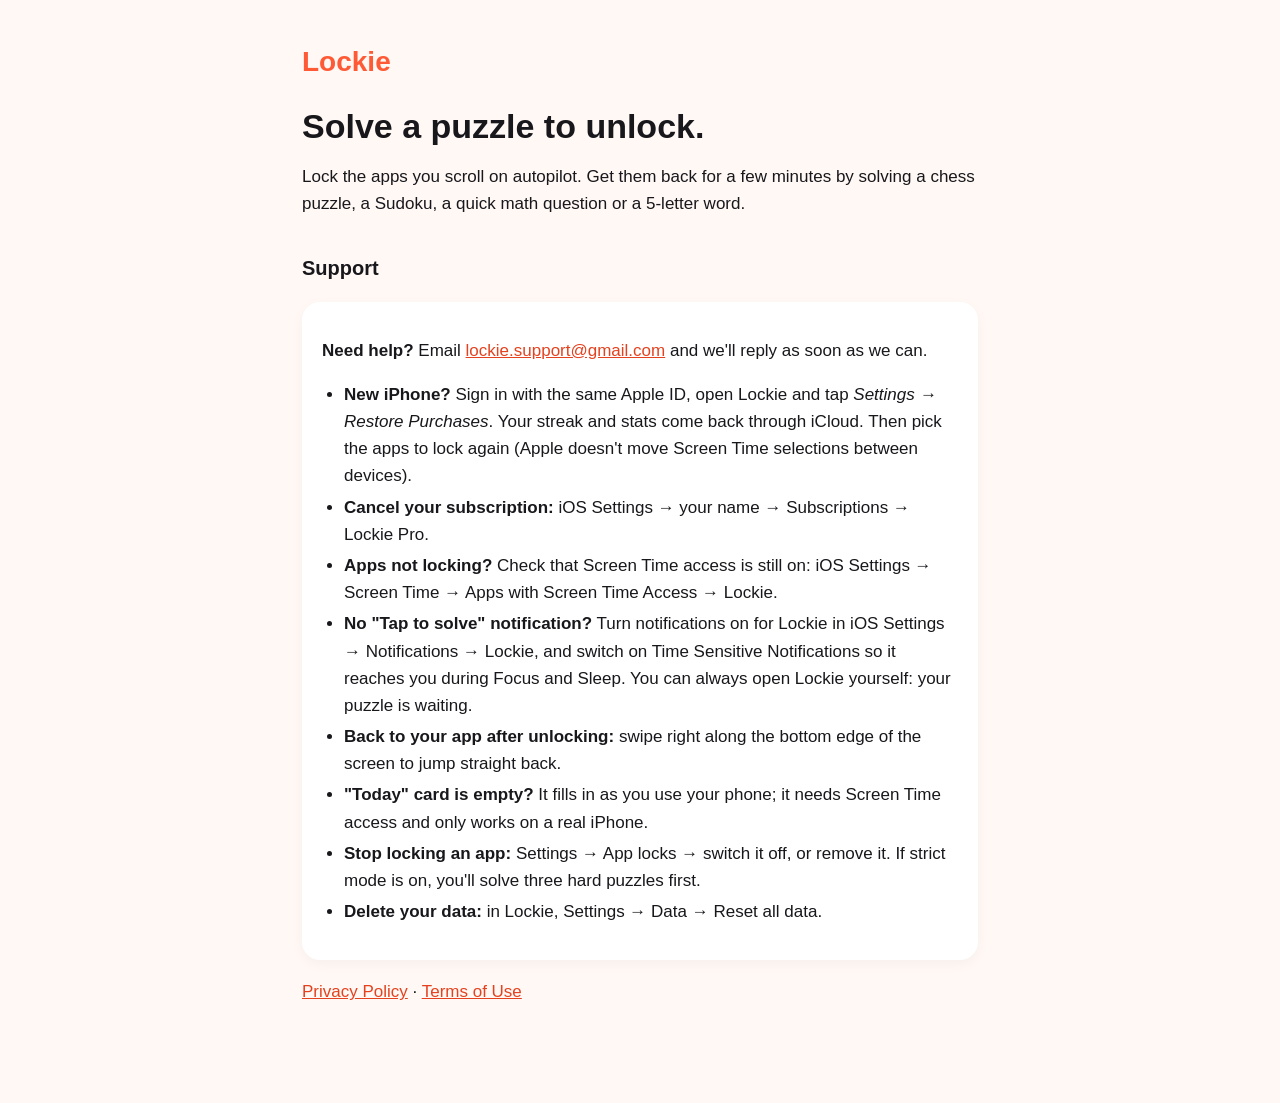
<file: docs/index.html>
<!DOCTYPE html><html lang="en"><head><meta charset="utf-8"><meta name="viewport" content="width=device-width,initial-scale=1"><title>Lockie</title><link rel="stylesheet" href="style.css"></head><body><main>
<span class="brand">Lockie</span>
<h1>Solve a puzzle to unlock.</h1>
<p>Lock the apps you scroll on autopilot. Get them back for a few minutes by solving a chess puzzle, a Sudoku, a quick math question or a 5-letter word.</p>
<h2>Support</h2>
<div class="card">
<p><strong>Need help?</strong> Email <a href="mailto:lockie.support@gmail.com">lockie.support@gmail.com</a> and we'll reply as soon as we can.</p>
<ul>
<li><strong>New iPhone?</strong> Sign in with the same Apple ID, open Lockie and tap <em>Settings → Restore Purchases</em>. Your streak and stats come back through iCloud. Then pick the apps to lock again (Apple doesn't move Screen Time selections between devices).</li>
<li><strong>Cancel your subscription:</strong> iOS Settings → your name → Subscriptions → Lockie Pro.</li>
<li><strong>Apps not locking?</strong> Check that Screen Time access is still on: iOS Settings → Screen Time → Apps with Screen Time Access → Lockie.</li>
<li><strong>No "Tap to solve" notification?</strong> Turn notifications on for Lockie in iOS Settings → Notifications → Lockie, and switch on Time Sensitive Notifications so it reaches you during Focus and Sleep. You can always open Lockie yourself: your puzzle is waiting.</li>
<li><strong>Back to your app after unlocking:</strong> swipe right along the bottom edge of the screen to jump straight back.</li>
<li><strong>"Today" card is empty?</strong> It fills in as you use your phone; it needs Screen Time access and only works on a real iPhone.</li>
<li><strong>Stop locking an app:</strong> Settings → App locks → switch it off, or remove it. If strict mode is on, you'll solve three hard puzzles first.</li>
<li><strong>Delete your data:</strong> in Lockie, Settings → Data → Reset all data.</li>
</ul>
</div>
<p><a href="privacy.html">Privacy Policy</a> · <a href="terms.html">Terms of Use</a></p>
</main></body></html>
</file>
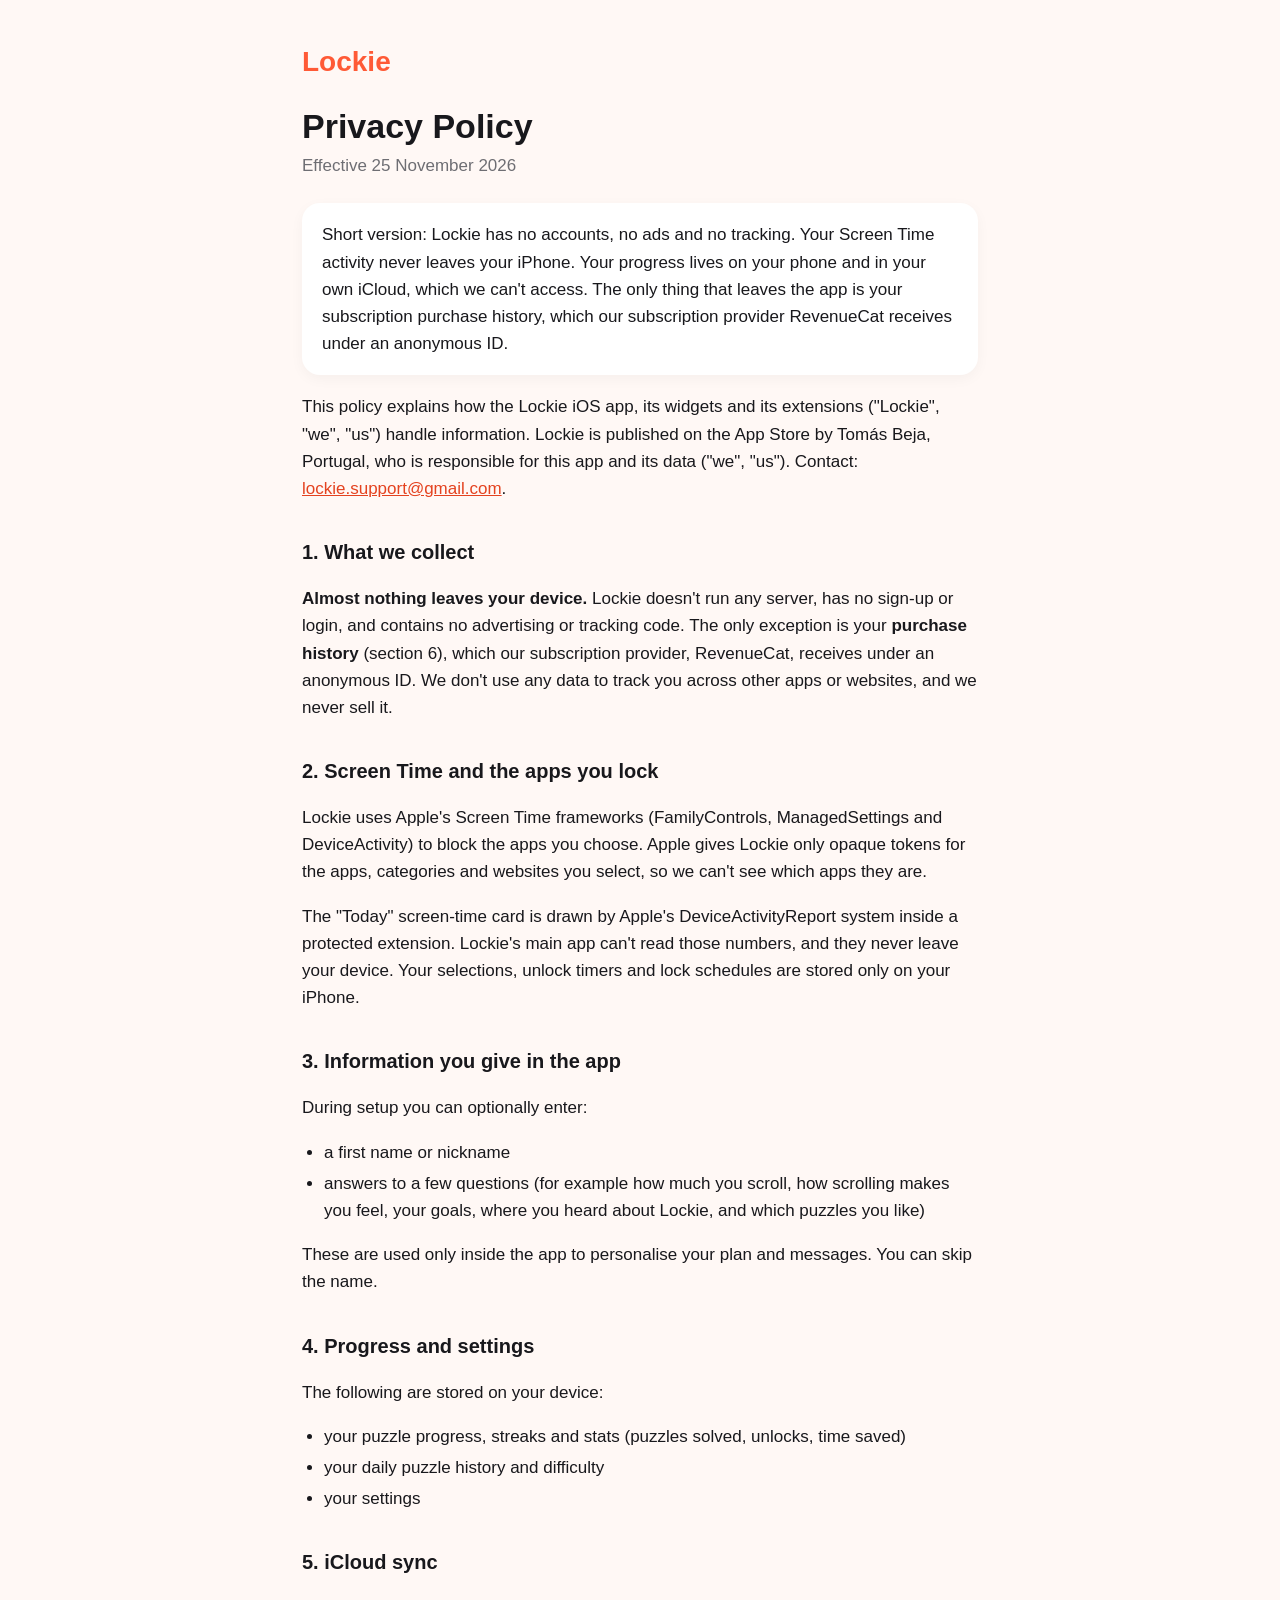
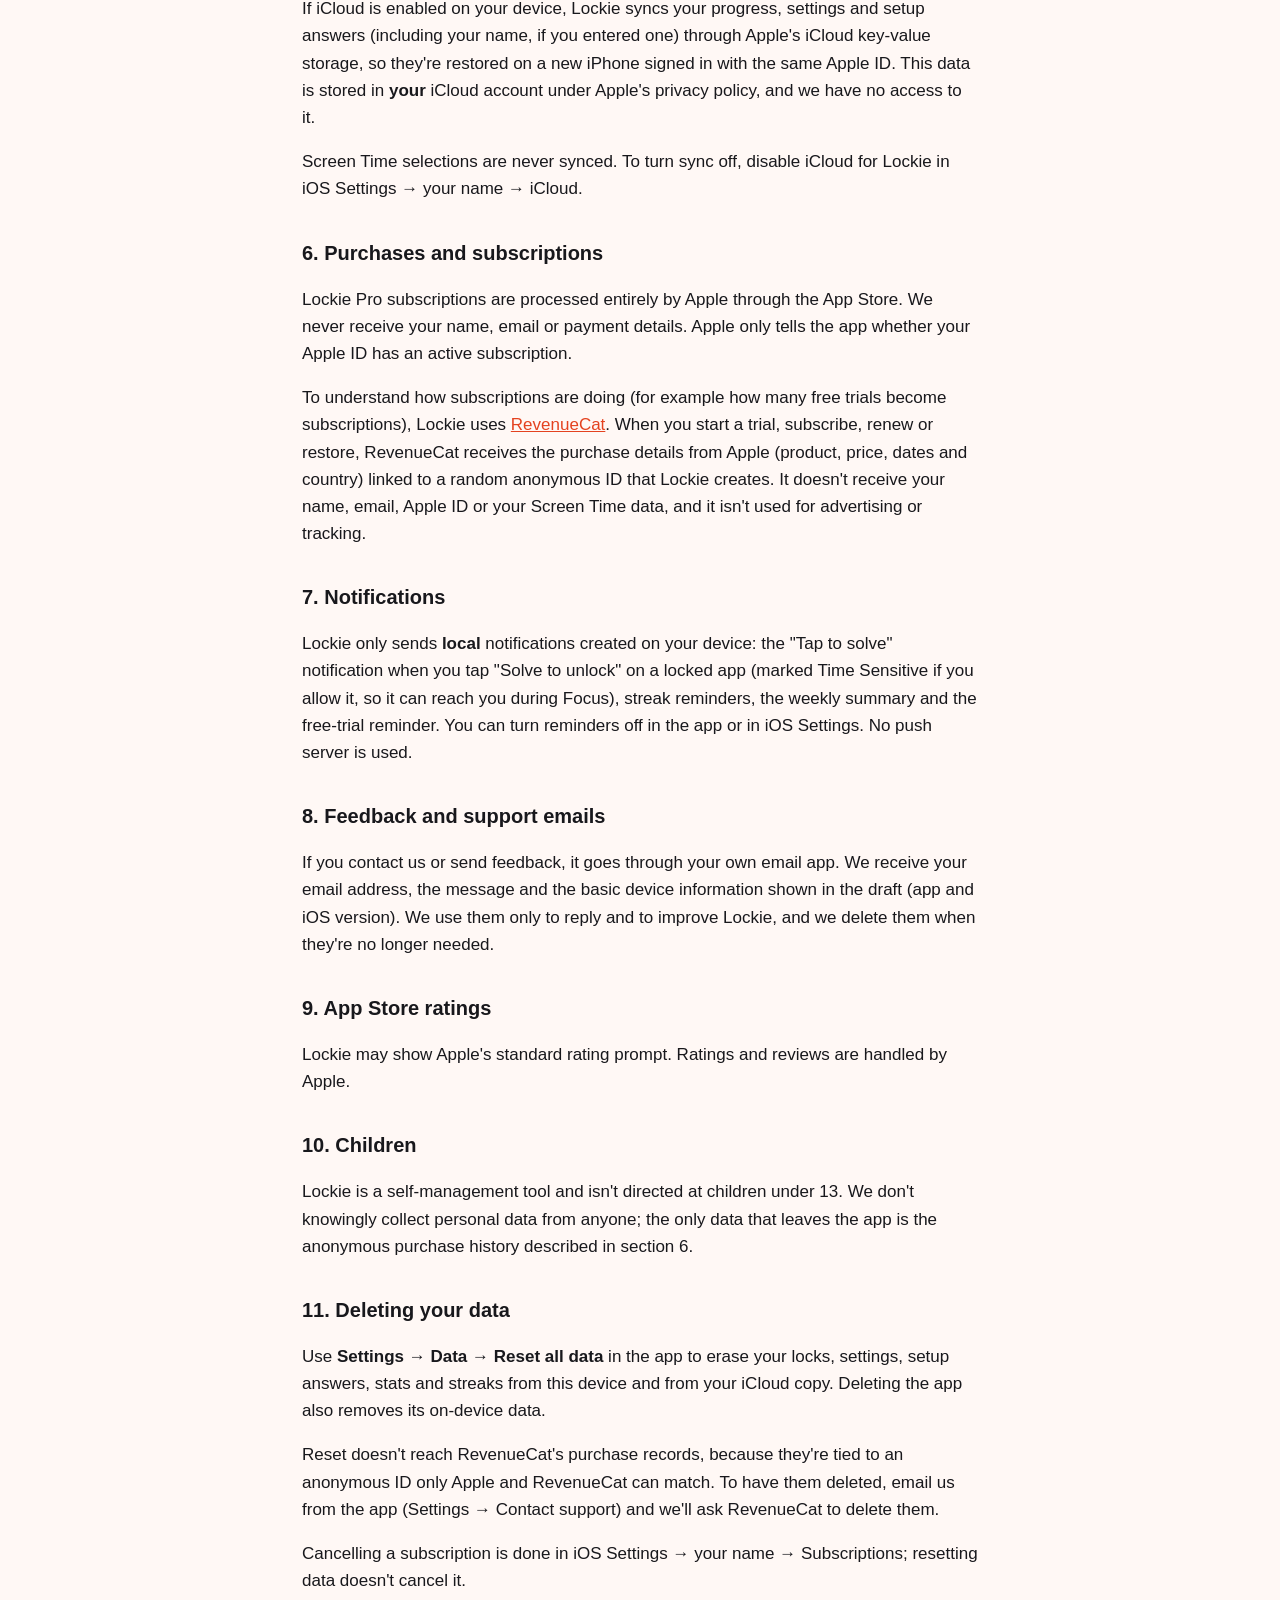
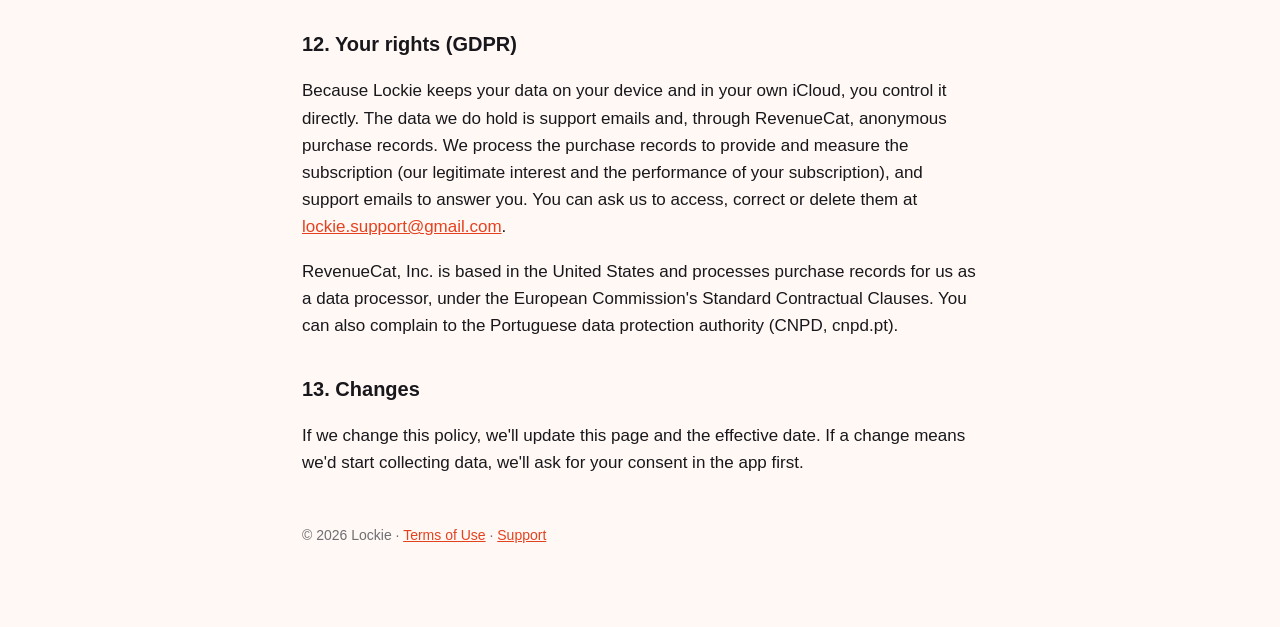
<file: docs/privacy.html>
<!DOCTYPE html><html lang="en"><head><meta charset="utf-8"><meta name="viewport" content="width=device-width,initial-scale=1"><title>Privacy Policy – Lockie</title><link rel="stylesheet" href="style.css"></head><body><main>
<a class="brand" href="./">Lockie</a>
<h1>Privacy Policy</h1><p class="date">Effective 25 November 2026</p>
<div class="card">Short version: Lockie has no accounts, no ads and no tracking. Your Screen Time activity never leaves your iPhone. Your progress lives on your phone and in your own iCloud, which we can't access. The only thing that leaves the app is your subscription purchase history, which our subscription provider RevenueCat receives under an anonymous ID.</div>

<p>This policy explains how the Lockie iOS app, its widgets and its extensions ("Lockie", "we", "us") handle information. Lockie is published on the App Store by Tomás Beja, Portugal, who is responsible for this app and its data ("we", "us"). Contact: <a href="mailto:lockie.support@gmail.com">lockie.support@gmail.com</a>.</p>

<h2>1. What we collect</h2>
<p><strong>Almost nothing leaves your device.</strong> Lockie doesn't run any server, has no sign-up or login, and contains no advertising or tracking code. The only exception is your <strong>purchase history</strong> (section 6), which our subscription provider, RevenueCat, receives under an anonymous ID. We don't use any data to track you across other apps or websites, and we never sell it.</p>

<h2>2. Screen Time and the apps you lock</h2>
<p>Lockie uses Apple's Screen Time frameworks (FamilyControls, ManagedSettings and DeviceActivity) to block the apps you choose. Apple gives Lockie only opaque tokens for the apps, categories and websites you select, so we can't see which apps they are.</p>
<p>The "Today" screen-time card is drawn by Apple's DeviceActivityReport system inside a protected extension. Lockie's main app can't read those numbers, and they never leave your device. Your selections, unlock timers and lock schedules are stored only on your iPhone.</p>

<h2>3. Information you give in the app</h2>
<p>During setup you can optionally enter:</p>
<ul>
<li>a first name or nickname</li>
<li>answers to a few questions (for example how much you scroll, how scrolling makes you feel, your goals, where you heard about Lockie, and which puzzles you like)</li>
</ul>
<p>These are used only inside the app to personalise your plan and messages. You can skip the name.</p>

<h2>4. Progress and settings</h2>
<p>The following are stored on your device:</p>
<ul>
<li>your puzzle progress, streaks and stats (puzzles solved, unlocks, time saved)</li>
<li>your daily puzzle history and difficulty</li>
<li>your settings</li>
</ul>

<h2>5. iCloud sync</h2>
<p>If iCloud is enabled on your device, Lockie syncs your progress, settings and setup answers (including your name, if you entered one) through Apple's iCloud key-value storage, so they're restored on a new iPhone signed in with the same Apple ID. This data is stored in <strong>your</strong> iCloud account under Apple's privacy policy, and we have no access to it.</p>
<p>Screen Time selections are never synced. To turn sync off, disable iCloud for Lockie in iOS Settings → your name → iCloud.</p>

<h2>6. Purchases and subscriptions</h2>
<p>Lockie Pro subscriptions are processed entirely by Apple through the App Store. We never receive your name, email or payment details. Apple only tells the app whether your Apple ID has an active subscription.</p>
<p>To understand how subscriptions are doing (for example how many free trials become subscriptions), Lockie uses <a href="https://www.revenuecat.com/privacy">RevenueCat</a>. When you start a trial, subscribe, renew or restore, RevenueCat receives the purchase details from Apple (product, price, dates and country) linked to a random anonymous ID that Lockie creates. It doesn't receive your name, email, Apple ID or your Screen Time data, and it isn't used for advertising or tracking.</p>

<h2>7. Notifications</h2>
<p>Lockie only sends <strong>local</strong> notifications created on your device: the "Tap to solve" notification when you tap "Solve to unlock" on a locked app (marked Time Sensitive if you allow it, so it can reach you during Focus), streak reminders, the weekly summary and the free-trial reminder. You can turn reminders off in the app or in iOS Settings. No push server is used.</p>

<h2>8. Feedback and support emails</h2>
<p>If you contact us or send feedback, it goes through your own email app. We receive your email address, the message and the basic device information shown in the draft (app and iOS version). We use them only to reply and to improve Lockie, and we delete them when they're no longer needed.</p>

<h2>9. App Store ratings</h2>
<p>Lockie may show Apple's standard rating prompt. Ratings and reviews are handled by Apple.</p>

<h2>10. Children</h2>
<p>Lockie is a self-management tool and isn't directed at children under 13. We don't knowingly collect personal data from anyone; the only data that leaves the app is the anonymous purchase history described in section 6.</p>

<h2>11. Deleting your data</h2>
<p>Use <strong>Settings → Data → Reset all data</strong> in the app to erase your locks, settings, setup answers, stats and streaks from this device and from your iCloud copy. Deleting the app also removes its on-device data.</p>
<p>Reset doesn't reach RevenueCat's purchase records, because they're tied to an anonymous ID only Apple and RevenueCat can match. To have them deleted, email us from the app (Settings → Contact support) and we'll ask RevenueCat to delete them.</p>
<p>Cancelling a subscription is done in iOS Settings → your name → Subscriptions; resetting data doesn't cancel it.</p>

<h2>12. Your rights (GDPR)</h2>
<p>Because Lockie keeps your data on your device and in your own iCloud, you control it directly. The data we do hold is support emails and, through RevenueCat, anonymous purchase records. We process the purchase records to provide and measure the subscription (our legitimate interest and the performance of your subscription), and support emails to answer you. You can ask us to access, correct or delete them at <a href="mailto:lockie.support@gmail.com">lockie.support@gmail.com</a>.</p>
<p>RevenueCat, Inc. is based in the United States and processes purchase records for us as a data processor, under the European Commission's Standard Contractual Clauses. You can also complain to the Portuguese data protection authority (CNPD, cnpd.pt).</p>

<h2>13. Changes</h2>
<p>If we change this policy, we'll update this page and the effective date. If a change means we'd start collecting data, we'll ask for your consent in the app first.</p>

<footer>© 2026 Lockie · <a href="terms.html">Terms of Use</a> · <a href="./">Support</a></footer>
</main></body></html>
</file>
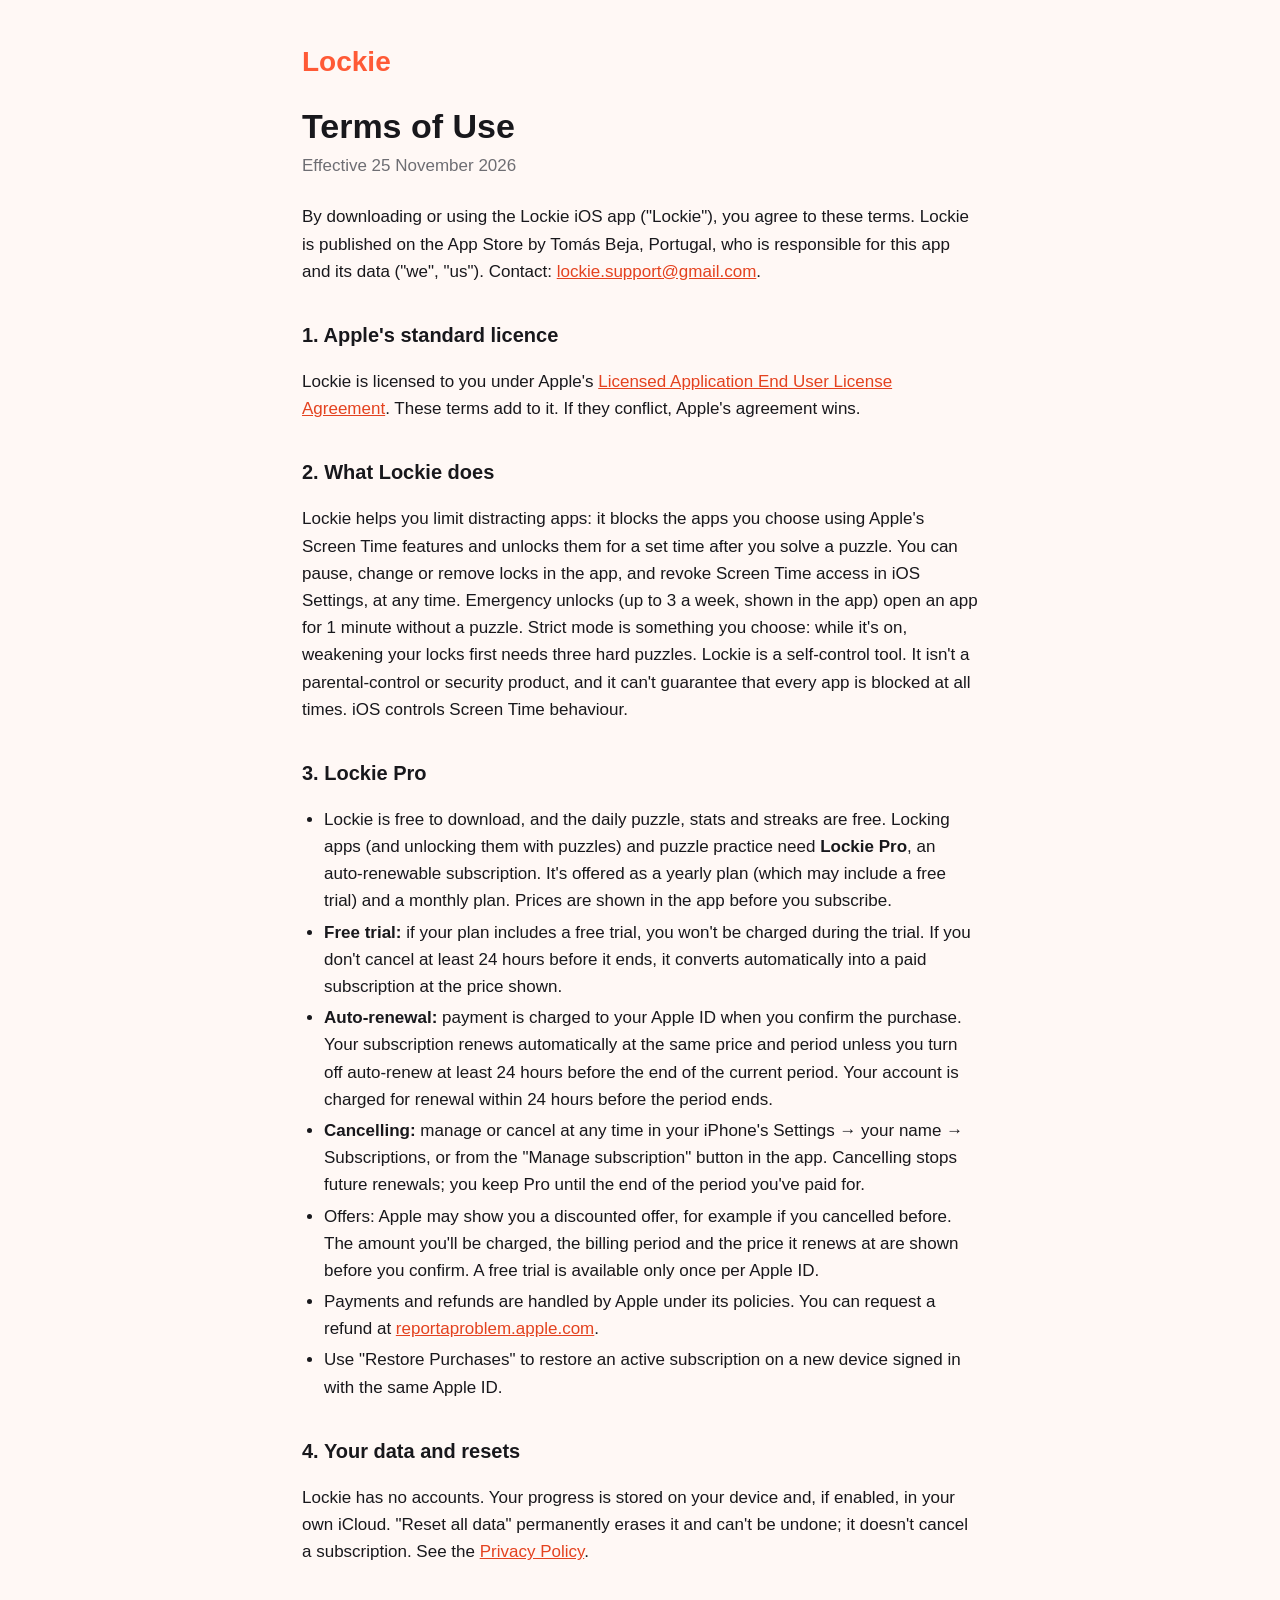
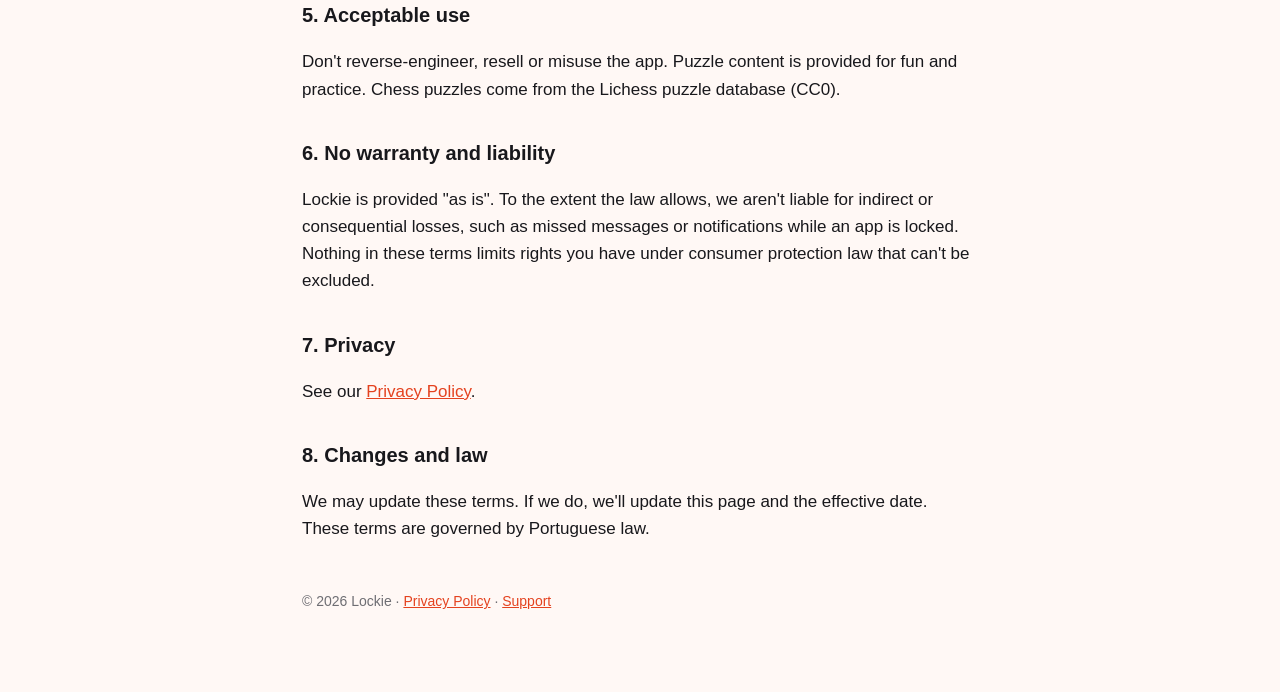
<file: docs/terms.html>
<!DOCTYPE html><html lang="en"><head><meta charset="utf-8"><meta name="viewport" content="width=device-width,initial-scale=1"><title>Terms of Use – Lockie</title><link rel="stylesheet" href="style.css"></head><body><main>
<a class="brand" href="./">Lockie</a>
<h1>Terms of Use</h1><p class="date">Effective 25 November 2026</p>
<p>By downloading or using the Lockie iOS app ("Lockie"), you agree to these terms. Lockie is published on the App Store by Tomás Beja, Portugal, who is responsible for this app and its data ("we", "us"). Contact: <a href="mailto:lockie.support@gmail.com">lockie.support@gmail.com</a>.</p>
<h2>1. Apple's standard licence</h2>
<p>Lockie is licensed to you under Apple's <a href="https://www.apple.com/legal/internet-services/itunes/dev/stdeula/">Licensed Application End User License Agreement</a>. These terms add to it. If they conflict, Apple's agreement wins.</p>
<h2>2. What Lockie does</h2>
<p>Lockie helps you limit distracting apps: it blocks the apps you choose using Apple's Screen Time features and unlocks them for a set time after you solve a puzzle. You can pause, change or remove locks in the app, and revoke Screen Time access in iOS Settings, at any time. Emergency unlocks (up to 3 a week, shown in the app) open an app for 1 minute without a puzzle. Strict mode is something you choose: while it's on, weakening your locks first needs three hard puzzles. Lockie is a self-control tool. It isn't a parental-control or security product, and it can't guarantee that every app is blocked at all times. iOS controls Screen Time behaviour.</p>
<h2>3. Lockie Pro</h2>
<ul>
<li>Lockie is free to download, and the daily puzzle, stats and streaks are free. Locking apps (and unlocking them with puzzles) and puzzle practice need <strong>Lockie Pro</strong>, an auto-renewable subscription. It's offered as a yearly plan (which may include a free trial) and a monthly plan. Prices are shown in the app before you subscribe.</li>
<li><strong>Free trial:</strong> if your plan includes a free trial, you won't be charged during the trial. If you don't cancel at least 24 hours before it ends, it converts automatically into a paid subscription at the price shown.</li>
<li><strong>Auto-renewal:</strong> payment is charged to your Apple ID when you confirm the purchase. Your subscription renews automatically at the same price and period unless you turn off auto-renew at least 24 hours before the end of the current period. Your account is charged for renewal within 24 hours before the period ends.</li>
<li><strong>Cancelling:</strong> manage or cancel at any time in your iPhone's Settings → your name → Subscriptions, or from the "Manage subscription" button in the app. Cancelling stops future renewals; you keep Pro until the end of the period you've paid for.</li>
<li>Offers: Apple may show you a discounted offer, for example if you cancelled before. The amount you'll be charged, the billing period and the price it renews at are shown before you confirm. A free trial is available only once per Apple ID.</li>
<li>Payments and refunds are handled by Apple under its policies. You can request a refund at <a href="https://reportaproblem.apple.com">reportaproblem.apple.com</a>.</li>
<li>Use "Restore Purchases" to restore an active subscription on a new device signed in with the same Apple ID.</li>
</ul>
<h2>4. Your data and resets</h2>
<p>Lockie has no accounts. Your progress is stored on your device and, if enabled, in your own iCloud. "Reset all data" permanently erases it and can't be undone; it doesn't cancel a subscription. See the <a href="privacy.html">Privacy Policy</a>.</p>
<h2>5. Acceptable use</h2>
<p>Don't reverse-engineer, resell or misuse the app. Puzzle content is provided for fun and practice. Chess puzzles come from the Lichess puzzle database (CC0).</p>
<h2>6. No warranty and liability</h2>
<p>Lockie is provided "as is". To the extent the law allows, we aren't liable for indirect or consequential losses, such as missed messages or notifications while an app is locked. Nothing in these terms limits rights you have under consumer protection law that can't be excluded.</p>
<h2>7. Privacy</h2>
<p>See our <a href="privacy.html">Privacy Policy</a>.</p>
<h2>8. Changes and law</h2>
<p>We may update these terms. If we do, we'll update this page and the effective date. These terms are governed by Portuguese law.</p>
<footer>© 2026 Lockie · <a href="privacy.html">Privacy Policy</a> · <a href="./">Support</a></footer>
</main></body></html>
</file>
<file: docs/style.css>
:root{--brand:#FF5A36;--ink:#18181C;--muted:#6E6E73;--bg:#FFF8F5}
*{box-sizing:border-box}body{margin:0;background:var(--bg);color:var(--ink);font:17px/1.6 -apple-system,BlinkMacSystemFont,"SF Pro Text",Segoe UI,Roboto,sans-serif}
main{max-width:720px;margin:0 auto;padding:48px 22px 80px}
.brand{font:900 28px/1 ui-rounded,"SF Pro Rounded",-apple-system,sans-serif;color:var(--brand);text-decoration:none}
h1{font-size:34px;line-height:1.15;margin:28px 0 6px}h2{font-size:20px;margin:34px 0 8px}
.date{color:var(--muted);margin:0 0 24px}a{color:#E4421F}ul{padding-left:22px}li{margin:4px 0}
.card{background:#fff;border-radius:18px;padding:18px 20px;box-shadow:0 4px 14px rgba(0,0,0,.04);margin:18px 0}
footer{margin-top:48px;color:var(--muted);font-size:14px}
</file>
